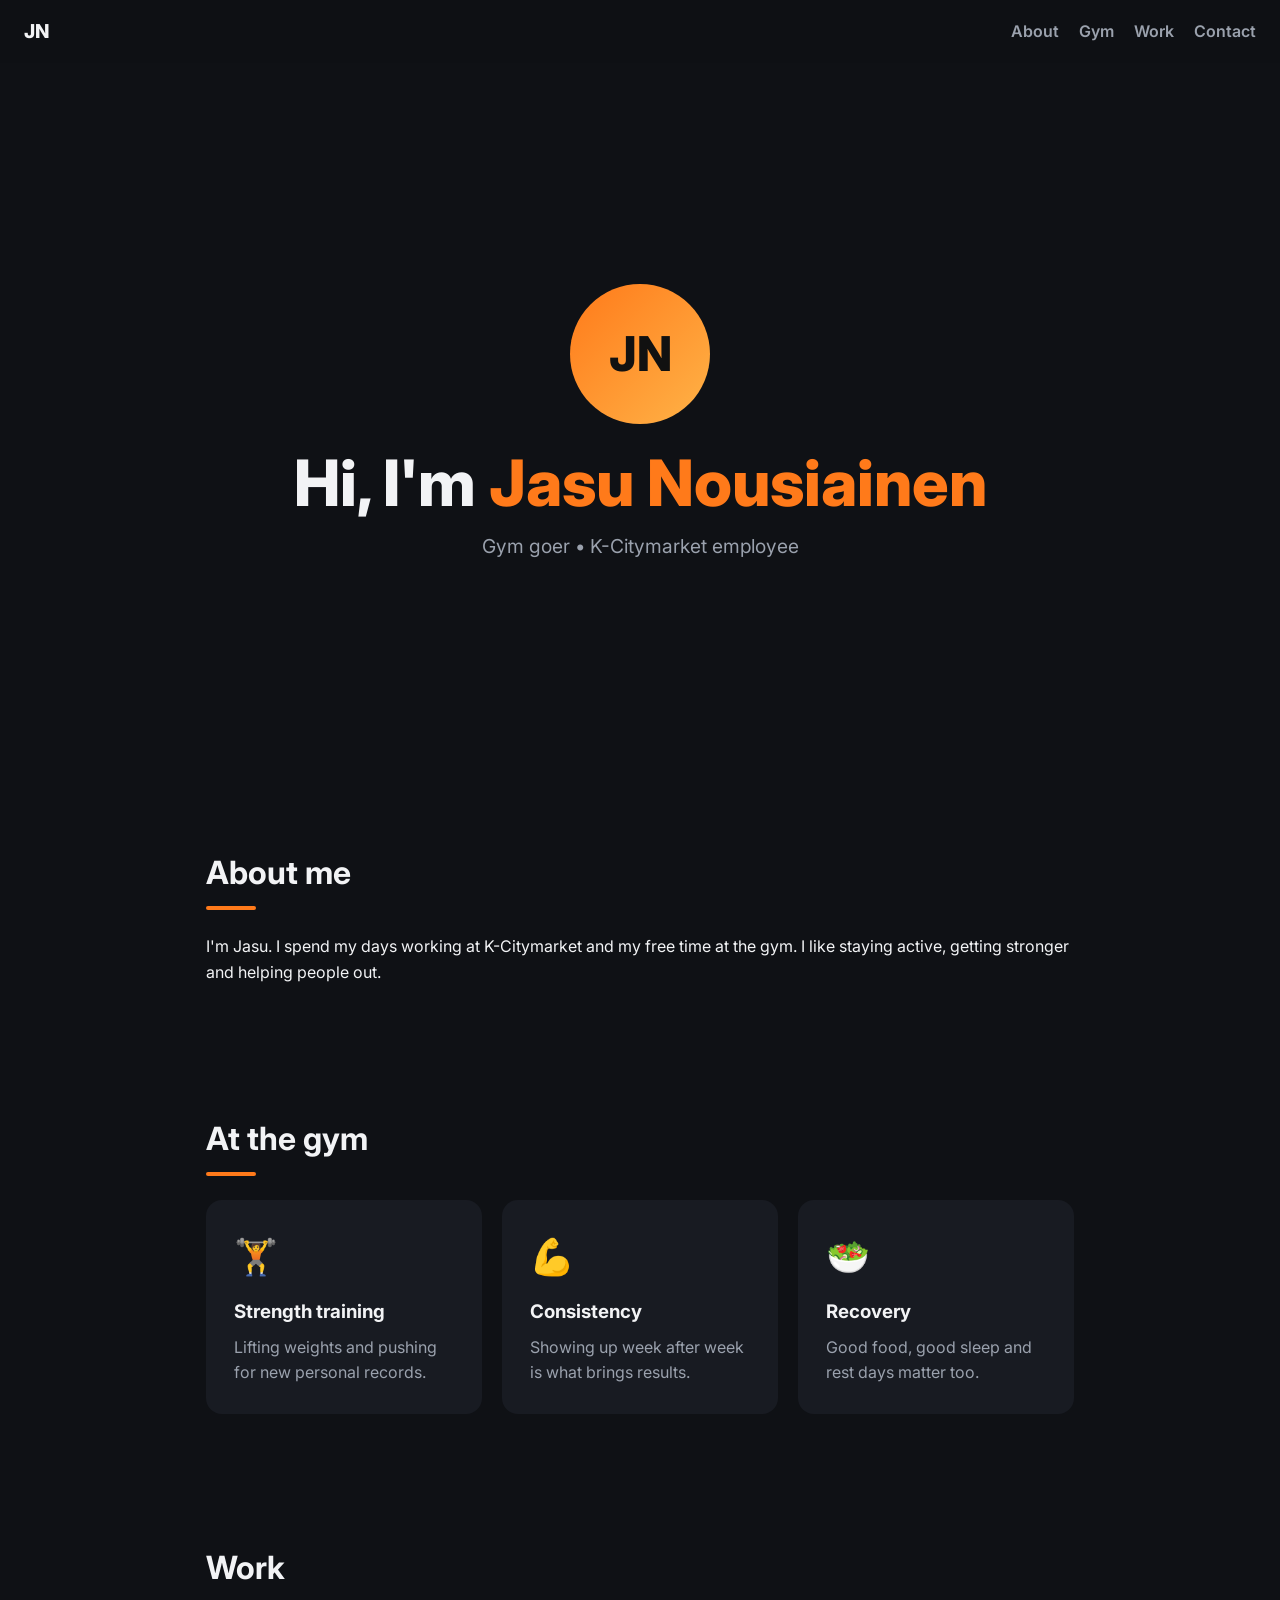
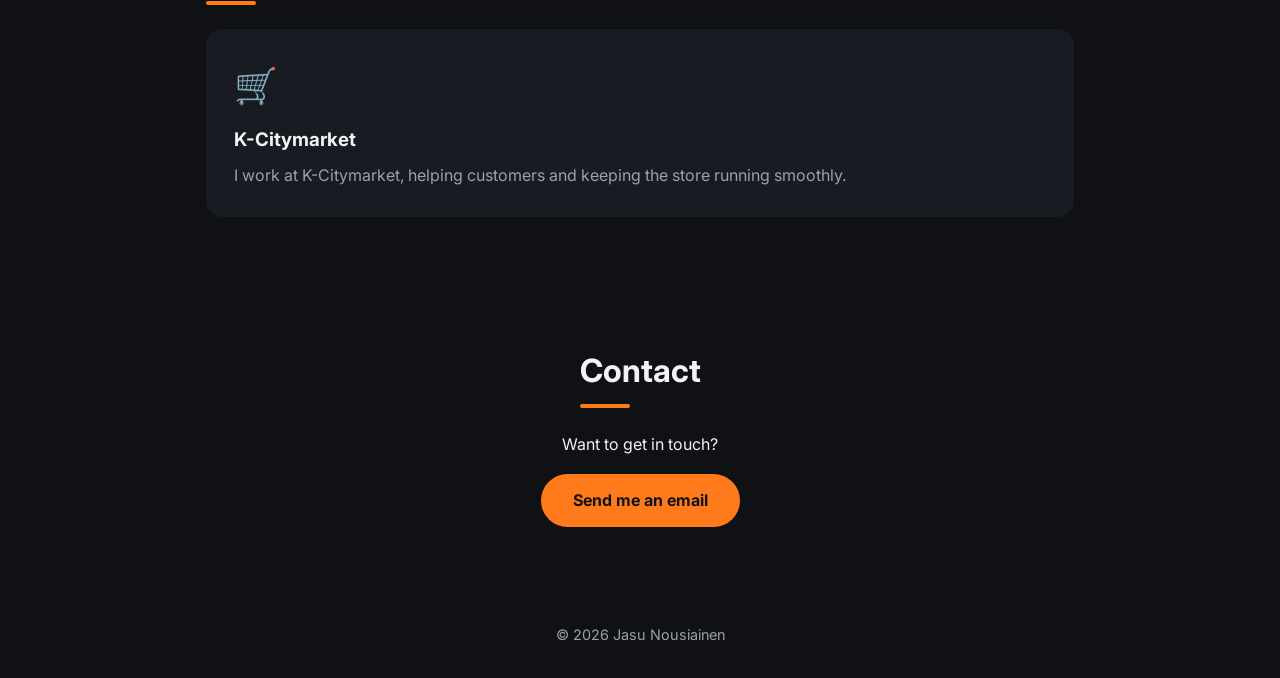
<file: Test site/index.html>
<!DOCTYPE html>
<html lang="en">
<head>
  <meta charset="UTF-8">
  <meta name="viewport" content="width=device-width, initial-scale=1.0">
  <title>Jasu Nousiainen</title>
  <link href="https://fonts.googleapis.com/css2?family=Inter:wght@400;600;800&display=swap" rel="stylesheet">
  <style>
    :root {
      --bg: #0f1115;
      --card: #181b22;
      --text: #f2f3f5;
      --muted: #9aa1ad;
      --accent: #ff7a1a;
    }
    * { box-sizing: border-box; margin: 0; padding: 0; }
    body {
      font-family: "Inter", system-ui, sans-serif;
      background: var(--bg);
      color: var(--text);
      line-height: 1.6;
    }
    a { color: var(--accent); text-decoration: none; }

    nav {
      position: sticky; top: 0;
      display: flex; justify-content: space-between; align-items: center;
      padding: 16px 24px;
      background: rgba(15, 17, 21, 0.9);
      backdrop-filter: blur(8px);
      z-index: 10;
    }
    nav .logo { font-weight: 800; font-size: 1.2rem; }
    nav ul { list-style: none; display: flex; gap: 20px; }
    nav ul a { color: var(--muted); font-weight: 600; }
    nav ul a:hover { color: var(--text); }

    header {
      min-height: 80vh;
      display: flex; flex-direction: column; justify-content: center; align-items: center;
      text-align: center;
      padding: 40px 16px;
    }
    .avatar {
      width: 140px; height: 140px; border-radius: 50%;
      background: linear-gradient(135deg, var(--accent), #ffb347);
      display: flex; align-items: center; justify-content: center;
      font-size: 3rem; font-weight: 800; color: #111;
      margin-bottom: 24px;
    }
    header h1 { font-size: clamp(2.2rem, 7vw, 4rem); font-weight: 800; line-height: 1.1; }
    header h1 span { color: var(--accent); }
    header p { color: var(--muted); font-size: 1.2rem; margin-top: 12px; }

    section { max-width: 900px; margin: 0 auto; padding: 64px 16px; }
    section h2 { font-size: 2rem; margin-bottom: 24px; }
    section h2::after {
      content: ""; display: block; width: 50px; height: 4px;
      background: var(--accent); margin-top: 8px; border-radius: 2px;
    }

    .cards { display: grid; grid-template-columns: repeat(auto-fit, minmax(240px, 1fr)); gap: 20px; }
    .card {
      background: var(--card);
      padding: 28px; border-radius: 16px;
      transition: transform 0.2s;
    }
    .card:hover { transform: translateY(-4px); }
    .card .icon { font-size: 2.2rem; margin-bottom: 12px; }
    .card h3 { margin-bottom: 8px; }
    .card p { color: var(--muted); }

    .contact { text-align: center; }
    .btn {
      display: inline-block; margin-top: 16px;
      padding: 14px 32px; border-radius: 999px;
      background: var(--accent); color: #111; font-weight: 700;
    }
    .btn:hover { opacity: 0.9; }

    footer { text-align: center; color: var(--muted); padding: 32px 16px; font-size: 0.9rem; }

    @media (max-width: 600px) {
      nav ul { gap: 12px; font-size: 0.9rem; }
    }
  </style>
</head>
<body>

  <nav>
    <div class="logo">JN</div>
    <ul>
      <li><a href="#about">About</a></li>
      <li><a href="#gym">Gym</a></li>
      <li><a href="#work">Work</a></li>
      <li><a href="#contact">Contact</a></li>
    </ul>
  </nav>

  <header>
    <div class="avatar">JN</div>
    <h1>Hi, I'm <span>Jasu Nousiainen</span></h1>
    <p>Gym goer &bull; K-Citymarket employee</p>
  </header>

  <section id="about">
    <h2>About me</h2>
    <p>
      I'm Jasu. I spend my days working at K-Citymarket and my free time at the gym.
      I like staying active, getting stronger and helping people out.
    </p>
  </section>

  <section id="gym">
    <h2>At the gym</h2>
    <div class="cards">
      <div class="card">
        <div class="icon">🏋️</div>
        <h3>Strength training</h3>
        <p>Lifting weights and pushing for new personal records.</p>
      </div>
      <div class="card">
        <div class="icon">💪</div>
        <h3>Consistency</h3>
        <p>Showing up week after week is what brings results.</p>
      </div>
      <div class="card">
        <div class="icon">🥗</div>
        <h3>Recovery</h3>
        <p>Good food, good sleep and rest days matter too.</p>
      </div>
    </div>
  </section>

  <section id="work">
    <h2>Work</h2>
    <div class="cards">
      <div class="card">
        <div class="icon">🛒</div>
        <h3>K-Citymarket</h3>
        <p>I work at K-Citymarket, helping customers and keeping the store running smoothly.</p>
      </div>
    </div>
  </section>

  <section id="contact" class="contact">
    <h2 style="display:inline-block">Contact</h2>
    <p>Want to get in touch?</p>
    <a class="btn" href="mailto:jasu.nousiainen@gmail.com">Send me an email</a>
  </section>

  <footer>
    &copy; <span id="year"></span> Jasu Nousiainen
  </footer>

  <script>
    document.getElementById("year").textContent = new Date().getFullYear();
  </script>
</body>
</html>
</file>
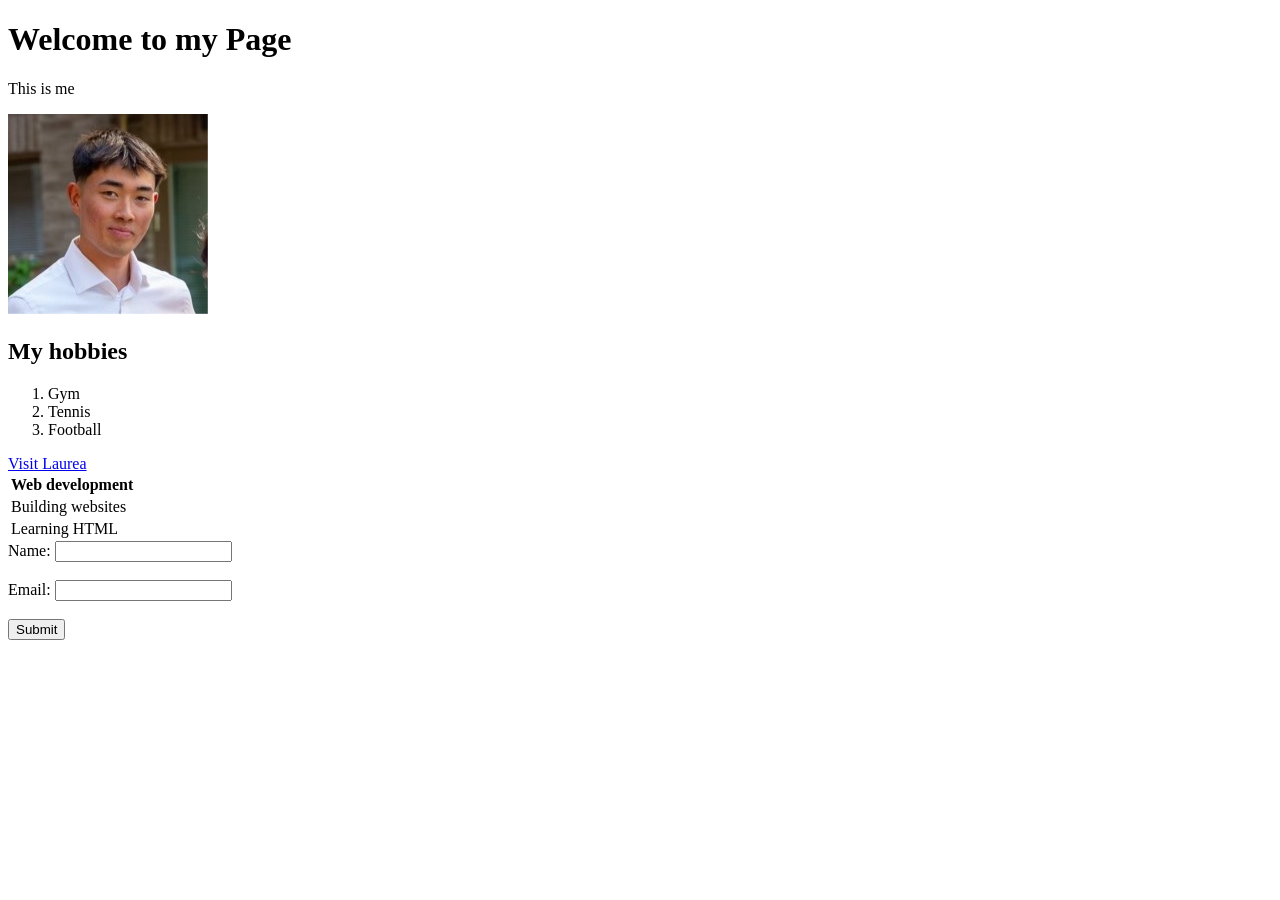
<file: WS_01/index.html>
<!DOCTYPE html>
    <html>
    <head>
        <title>My First HTML Page</title>
    </head>
    <body>
        <h1>Welcome to my Page</h1>
        <p>This is me</p>
        <img src="/WS_01/Omakuva.jpeg" alt="Kuva 1" width="200" height="200">
    </body>
    </html>
<h2>My hobbies</h2>
    <ol>
        <li>Gym</li>
        <li>Tennis</li>
        <li>Football</li>
    </ol>

<a href="https://www.laurea.fi">Visit Laurea</a>
<table>
    <tr>
        <th>Web development</th>
    </tr>
    <tr>
        <td>Building websites</td>
    </tr>
    <tr>
        <td>Learning HTML</td>
    </table>
<form>
    <label for="name">Name:</label>
    <input type="text" id="name" name="name"><br><br>
    <label for="email">Email:</label>
    <input type="email" id="email" name="email"><br><br>
    <input type="submit" value="Submit">
    </form>
</file>
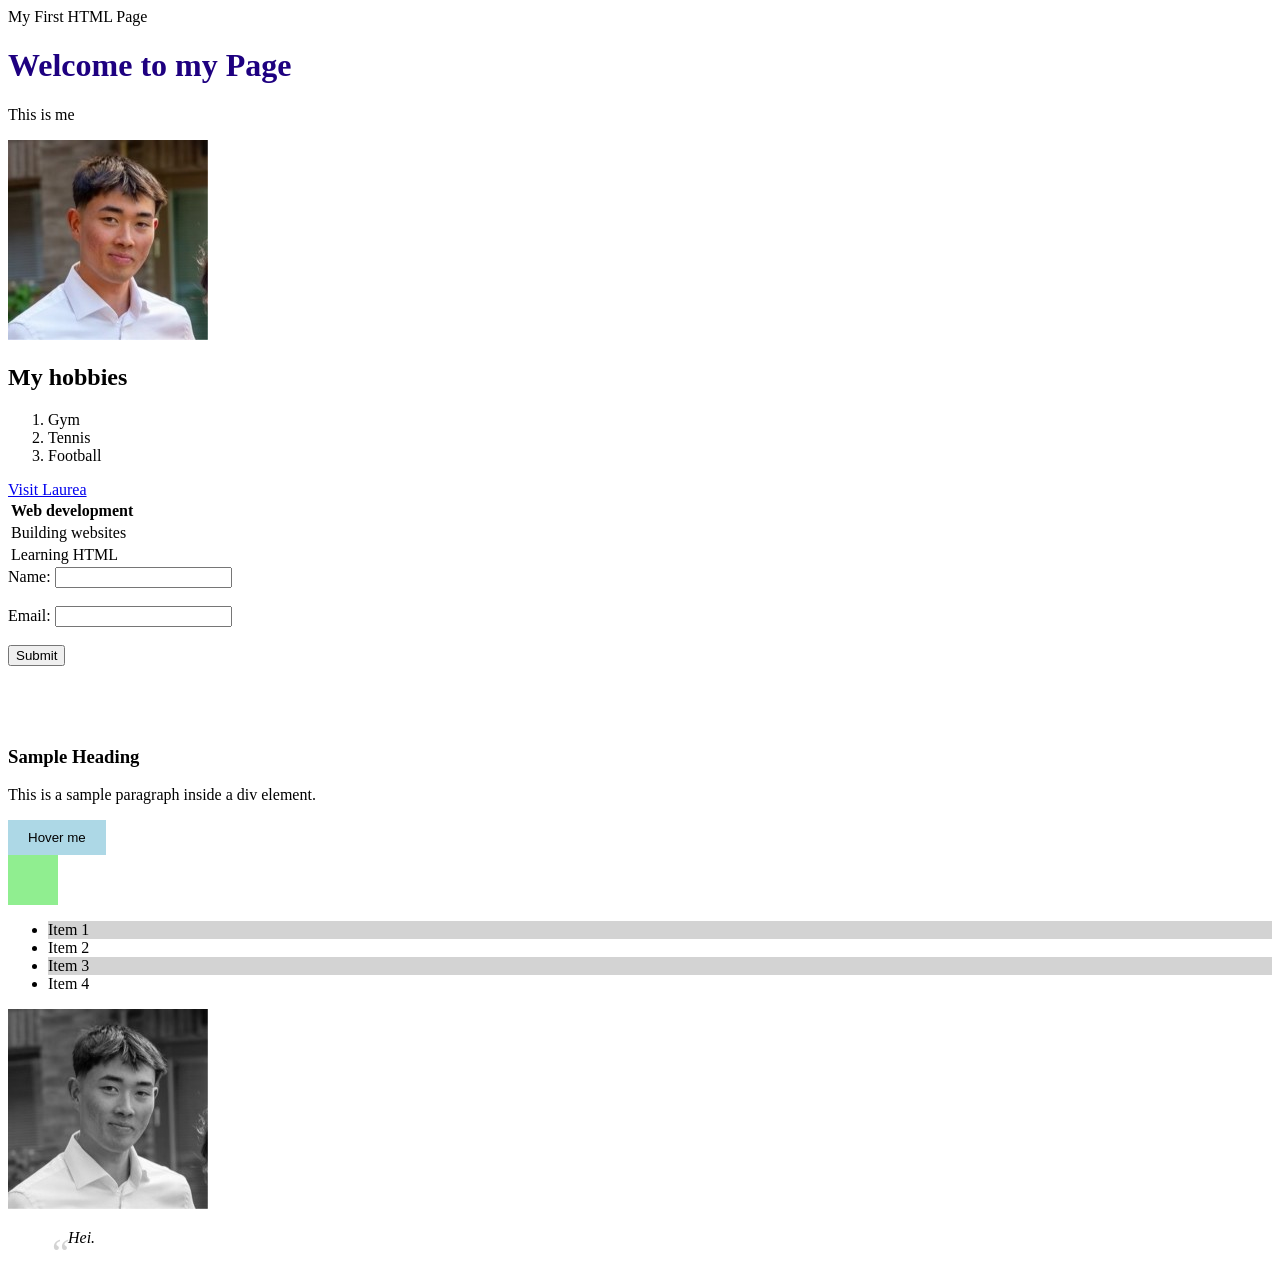
<file: WS_03/index.html>
<!DOCTYPE html>
    <html></html>
    <head></head>
        <title></title>My First HTML Page</title>
    </head>
    <body>
        <h1>Welcome to my Page</h1>
        <p>This is me</p>
        <img src="./Omakuva kopio.jpeg" alt="Kuva 1" width="200" height="200">
    </body>
    </html>
<h2>My hobbies</h2>
    <ol>
        <li>Gym</li>
        <li>Tennis</li>
        <li>Football</li>
    </ol>

<a href="https://www.laurea.fi">Visit Laurea</a>
<table>
    <tr>
        <th>Web development</th>
    </tr>
    <tr>
        <td>Building websites</td>
    </tr>
    <tr>
        <td>Learning HTML</td>
    </table>
<form>
    <label for="name">Name:</label>
    <input type="text" id="name" name="name"><br><br>
    <label for="email">Email:</label>
    <input type="email" id="email" name="email"><br><br>
    <input type="submit" value="Submit">
    </form>
<h1 style="color: white;">More about me</h1>
<style>
    h1 {
      color: rgb(30, 0, 128);
    }
    </style>
<link rel="stylesheet" href="styles.css">

<div class="content-box">
  <h3>Sample Heading</h3>
  <p>This is a sample paragraph inside a div element.</p>
</div>

<button class="transition-button">Hover me</button>
<div class="animation-box"></div>
<ul class="pseudo-list">
        <li>Item 1</li>
        <li>Item 2</li>
        <li>Item 3</li>
        <li>Item 4</li>
      </ul>
<img src="./Omakuva kopio.jpeg" alt="Sample Image" class="filter-image">
<blockquote class="quote">
        Hei.
      </blockquote class="quote">
</file>
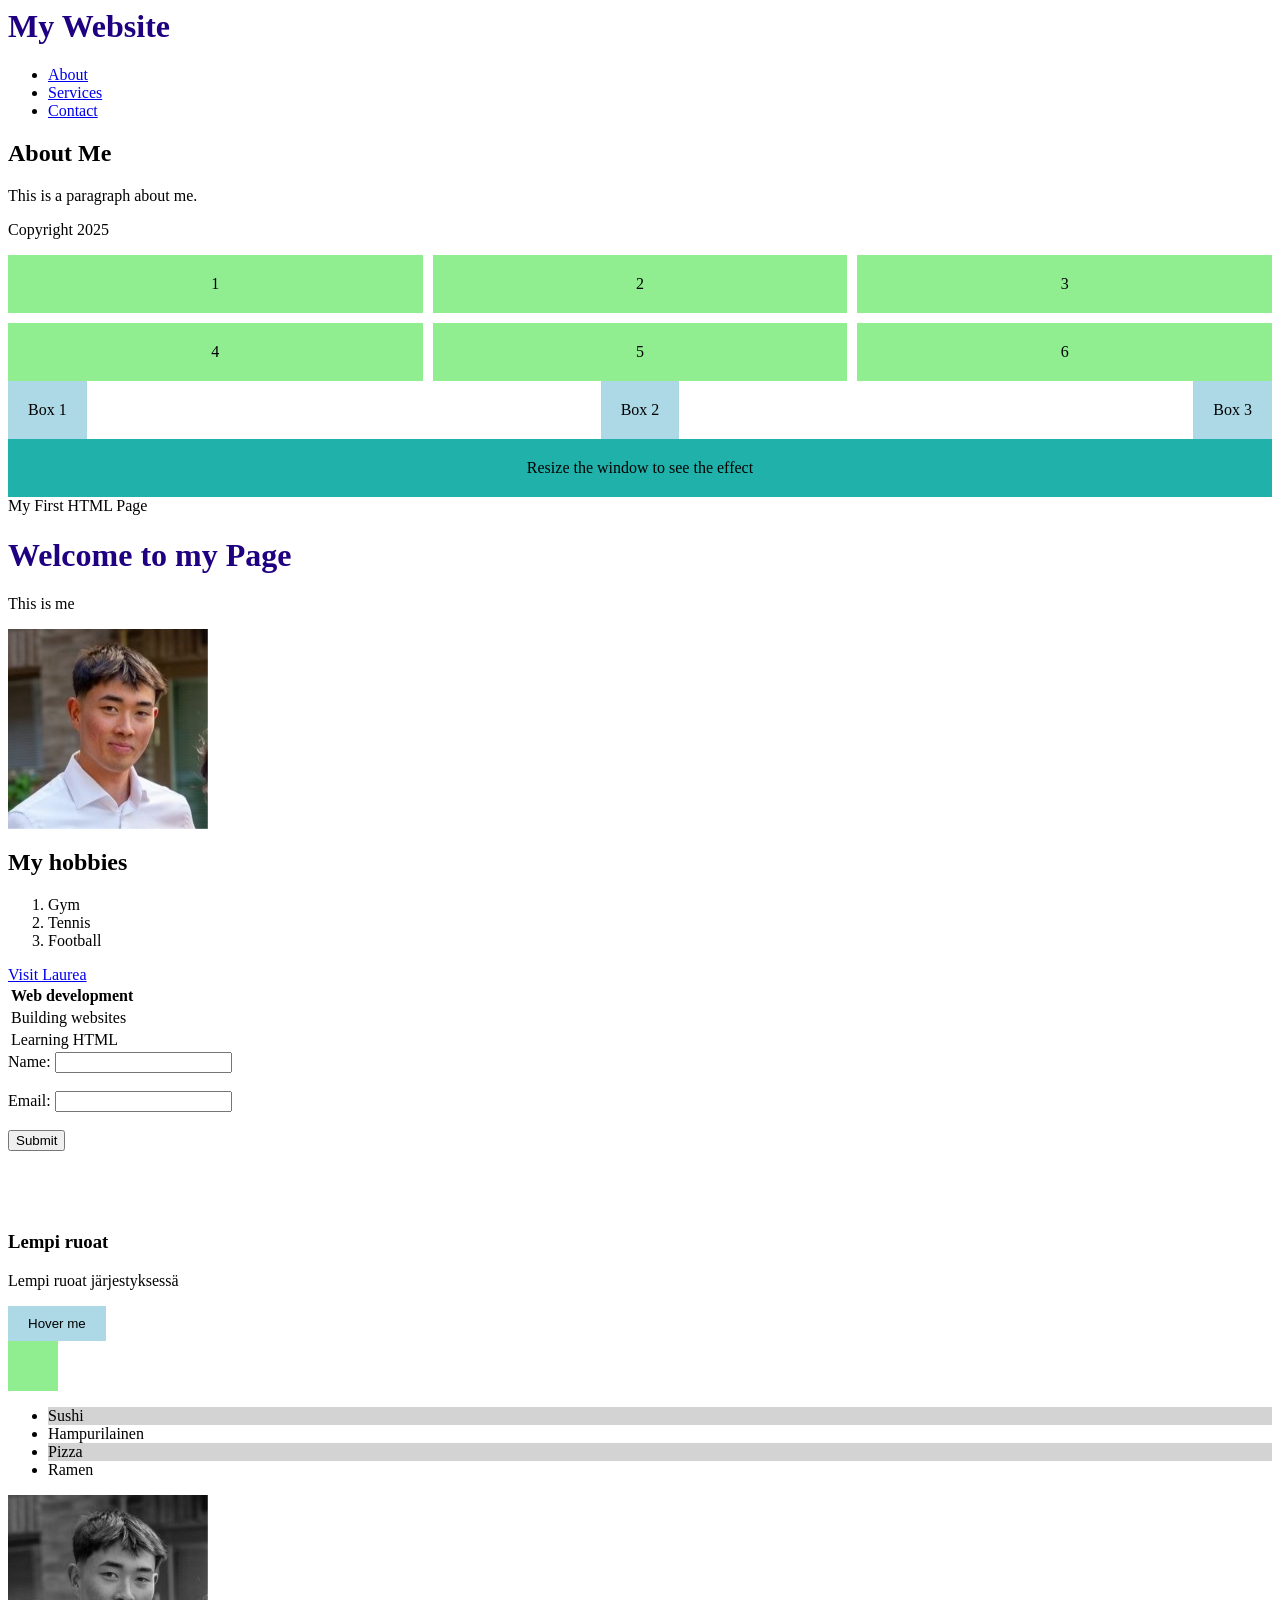
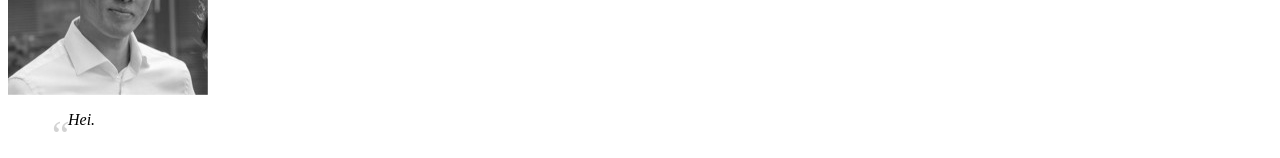
<file: WS_04/index.html>
<header>
  <h1>My Website</h1>
  <nav>
    <ul>
      <li><a href="#about">About</a></li>
      <li><a href="#services">Services</a></li>
      <li><a href="#contact">Contact</a></li>
    </ul>
  </nav>
</header>

<main>
  <section id="about">
    <h2>About Me</h2>
    <p>This is a paragraph about me.</p>
  </section>
</main>

<footer>
  <p>Copyright 2025</p>
</footer>

<div class="grid-container">
  <div class="grid-item">1</div>
  <div class="grid-item">2</div>
  <div class="grid-item">3</div>
  <div class="grid-item">4</div>
  <div class="grid-item">5</div>
  <div class="grid-item">6</div>
</div>

<div class="flex-container">
  <div class="box">Box 1</div>
  <div class="box">Box 2</div>
  <div class="box">Box 3</div>
</div>

<div class="responsive-box">Resize the window to see the effect</div>

<!DOCTYPE html>
    <html></html>
    <head></head>
        <title></title>My First HTML Page</title>
    </head>
    <body>
        <h1>Welcome to my Page</h1>
        <p>This is me</p>
        <img src="./Omakuva kopio.jpeg" alt="Kuva 1" width="200" height="200">
    </body>
    </html>
<h2>My hobbies</h2>
    <ol>
        <li>Gym</li>
        <li>Tennis</li>
        <li>Football</li>
    </ol>

<a href="https://www.laurea.fi">Visit Laurea</a>
<table>
    <tr>
        <th>Web development</th>
    </tr>
    <tr>
        <td>Building websites</td>
    </tr>
    <tr>
        <td>Learning HTML</td>
    </table>
<form>
    <label for="name">Name:</label>
    <input type="text" id="name" name="name"><br><br>
    <label for="email">Email:</label>
    <input type="email" id="email" name="email"><br><br>
    <input type="submit" value="Submit">
    </form>
<h1 style="color: white;">More about me</h1>
<style>
    h1 {
      color: rgb(30, 0, 128);
    }
    </style>
<link rel="stylesheet" href="styles.css">

<div class="content-box">
  <h3>Lempi ruoat</h3>
  <p>Lempi ruoat järjestyksessä</p>
</div>

<button class="transition-button">Hover me</button>
<div class="animation-box"></div>
<ul class="pseudo-list">
        <li>Sushi</li>
        <li>Hampurilainen</li>
        <li>Pizza</li>
        <li>Ramen</li>
      </ul>
<img src="./Omakuva kopio.jpeg" alt="Sample Image" class="filter-image">
<blockquote class="quote">
        Hei.
      </blockquote class="quote">
</file>
<file: WS_03/styles.css>
.transition-button {
        background-color: lightblue;
        padding: 10px 20px;
        border: none;
        cursor: pointer;
        transition: background-color 0.3s ease;
      }
      
      .transition-button:hover {
        background-color: lightcoral;
      }
.animation-box {
        width: 50px;
        height: 50px;
        background-color: lightgreen;
        position: relative;
        animation: move 2s infinite alternate;
      }
      
      @keyframes move {
        from {
          left: 0;
        }
        to {
          left: 100px;
        }
      }
.pseudo-list li:nth-child(odd) {
        background-color: lightgray;
      }
      
      .pseudo-list li:nth-child(even) {
        background-color: white;
      }
.filter-image {
        filter: grayscale(100%);
        transition: filter 0.3s ease;
      }
      
      .filter-image:hover {
        filter: grayscale(0%);
      }
.quote {
        position: relative;
        padding-left: 20px;
        font-style: italic;
      }
      
      .quote::before {
        content: '“';
        font-size: 40px;
        position: absolute;
        left: 0;
        top: 0;
        color: lightgray;
      }
</file>
<file: WS_04/styles.css>
.transition-button {
        background-color: lightblue;
        padding: 10px 20px;
        border: none;
        cursor: pointer;
        transition: background-color 0.3s ease;
      }
      
      .transition-button:hover {
        background-color: lightcoral;
      }
.animation-box {
        width: 50px;
        height: 50px;
        background-color: lightgreen;
        position: relative;
        animation: move 2s infinite alternate;
      }
      
      @keyframes move {
        from {
          left: 0;
        }
        to {
          left: 100px;
        }
      }
.pseudo-list li:nth-child(odd) {
        background-color: lightgray;
      }
      
      .pseudo-list li:nth-child(even) {
        background-color: white;
      }
.filter-image {
        filter: grayscale(100%);
        transition: filter 0.3s ease;
      }
      
      .filter-image:hover {
        filter: grayscale(0%);
      }
.quote {
        position: relative;
        padding-left: 20px;
        font-style: italic;
      }
      
      .quote::before {
        content: '“';
        font-size: 40px;
        position: absolute;
        left: 0;
        top: 0;
        color: lightgray;
      }
.grid-container {
  display: grid;
  grid-template-columns: repeat(3, 1fr);
  grid-gap: 10px;
}

.grid-item {
  background-color: lightgreen;
  padding: 20px;
  text-align: center;
}

.flex-container {
  display: flex;
  justify-content: space-between;
}

.box {
  background-color: lightblue;
  padding: 20px;
  text-align: center;
}
.responsive-box {
  padding: 20px;
  text-align: center;
}

@media (max-width: 600px) {
  .responsive-box {
    background-color: lightcoral;
  }
}

@media (min-width: 601px) {
  .responsive-box {
    background-color: lightseagreen;
  }
}
</file>
